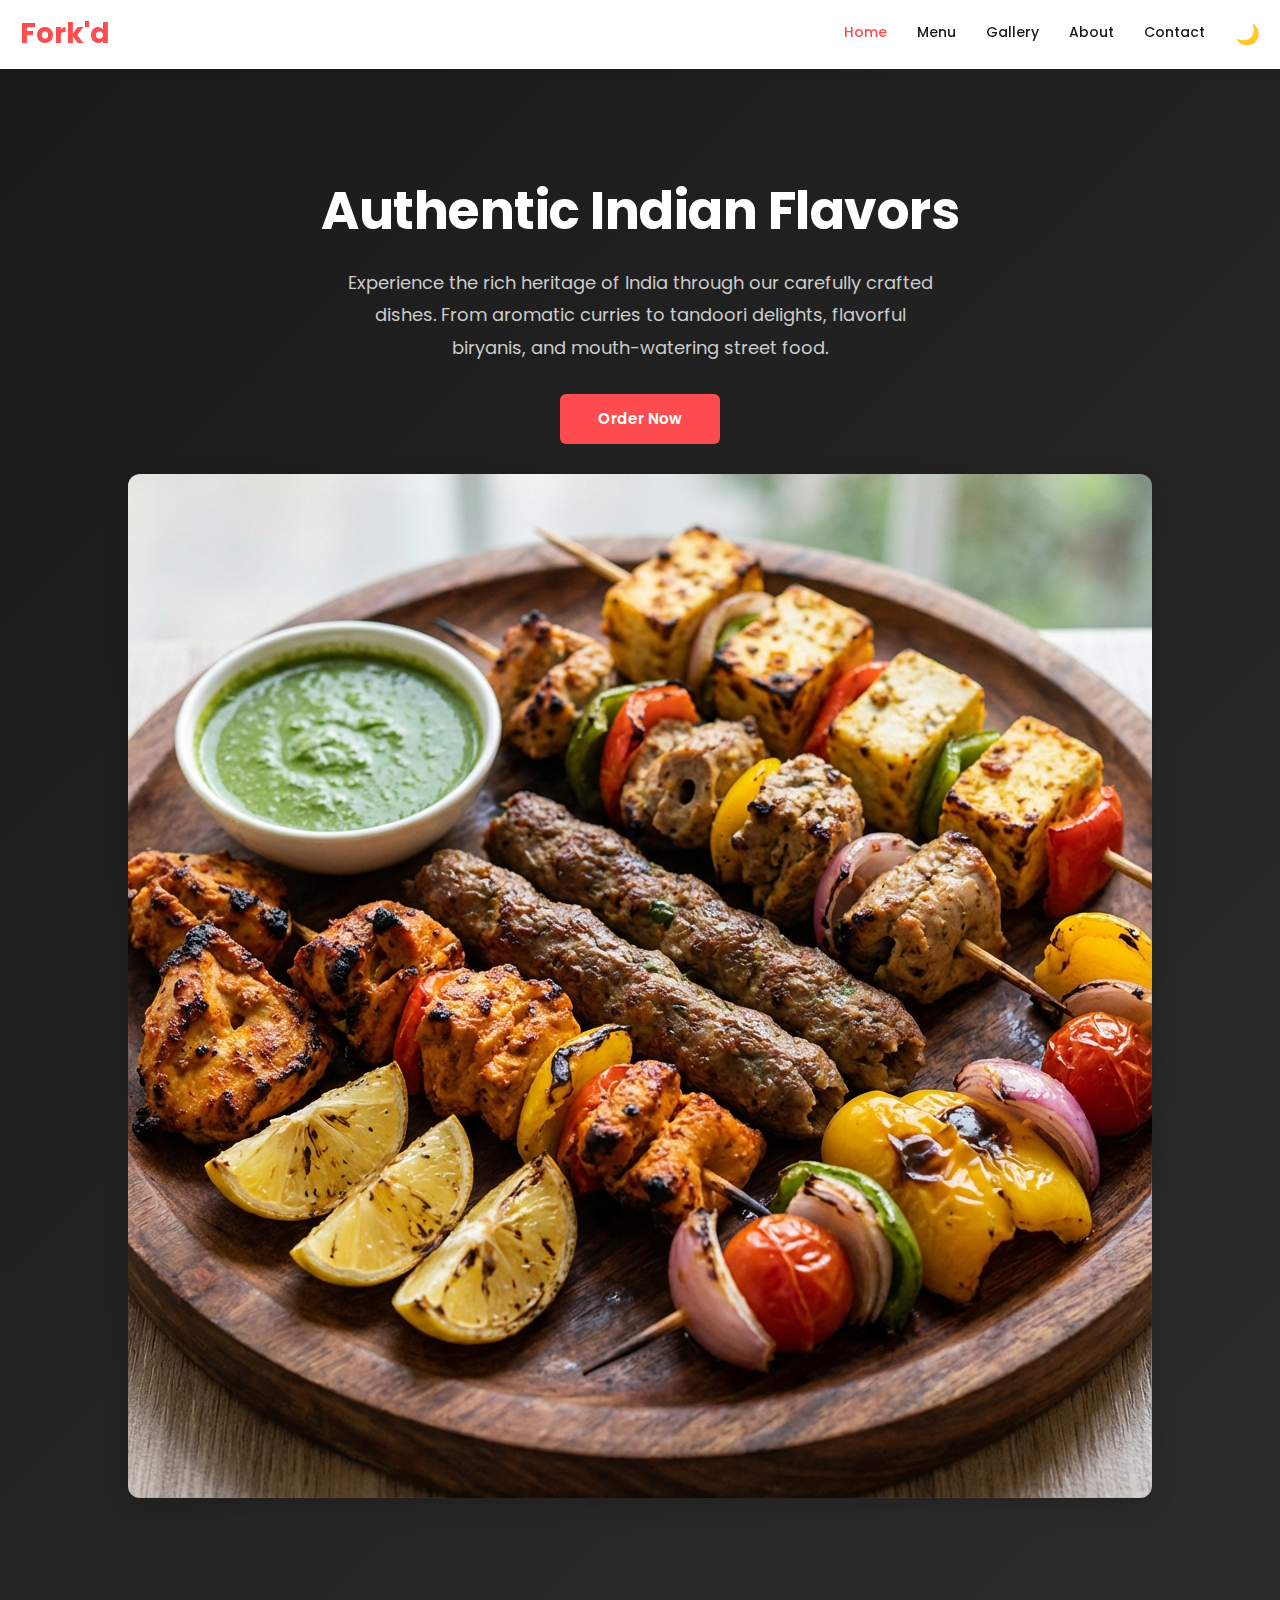
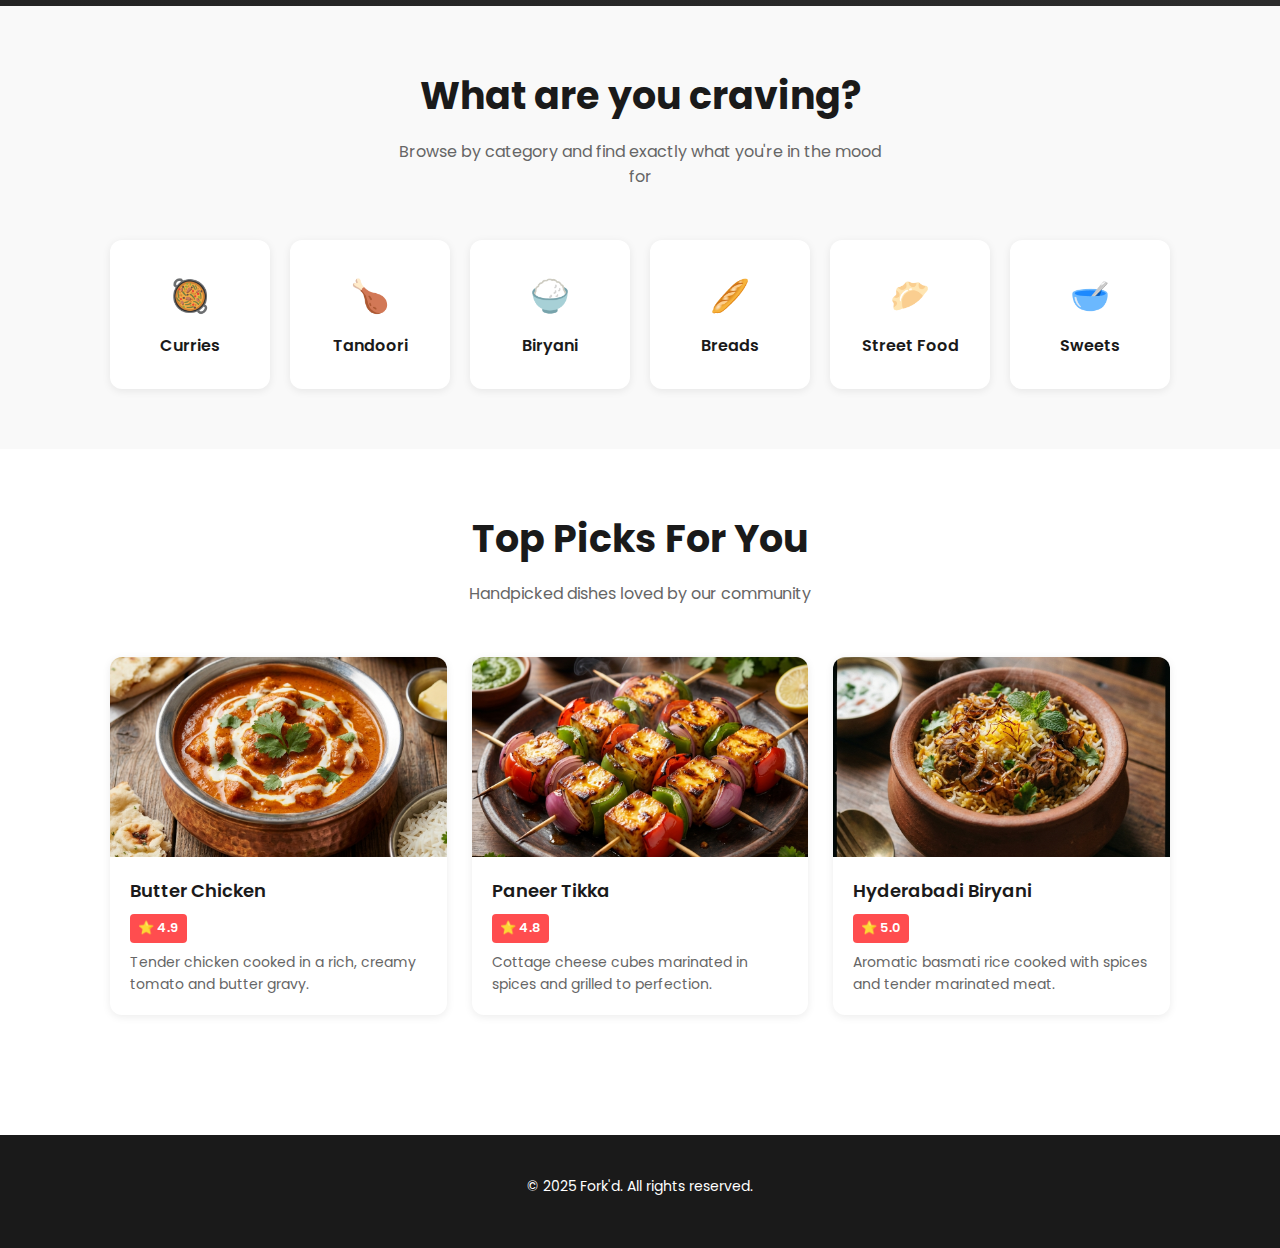
<file: index.html>
<!DOCTYPE html>
<html lang="en">

<head>
  <meta charset="UTF-8">
  <meta name="viewport" content="width=device-width, initial-scale=1.0">
  <title>Fork'd - Discover Delicious Food</title>
  <link href="https://fonts.googleapis.com/css2?family=Poppins:wght@400;500;600;700&display=swap" rel="stylesheet">
  <link rel="stylesheet" href="css/global.css">
  <link rel="stylesheet" href="css/index.css">
</head>

<body>
  <header>
    <div class="header-content">
      <div class="logo">Fork'd</div>
      <nav>
        <ul>
          <li><a href="index.html" class="active">Home</a></li>
          <li><a href="menu.html">Menu</a></li>
          <li><a href="gallery.html">Gallery</a></li>
          <li><a href="about.html">About</a></li>
          <li><a href="contact.html">Contact</a></li>
          <li><button id="theme-toggle" style="background:none; font-size: 20px;">🌙</button></li>
        </ul>
      </nav>
    </div>
  </header>

  <main>

    <section class="hero">
      <div class="container">
        <h1>Authentic Indian Flavors</h1>
        <p>Experience the rich heritage of India through our carefully crafted dishes. From aromatic curries to tandoori
          delights, flavorful biryanis, and mouth-watering street food.</p>
        <a href="menu.html" class="cta-button">Order Now</a>
        <img src="images/tandoori-platter.png" alt="Delicious Indian Feast"
          style="margin-top: 30px; border-radius: 12px; max-width: 100%; box-shadow: var(--shadow-lg);">
      </div>
    </section>

    <section class="category-section">
      <div class="container">
        <div class="section-header">
          <h2>What are you craving?</h2>
          <p>Browse by category and find exactly what you're in the mood for</p>
        </div>
        <div class="category-grid">
          <div class="category-tile">
            <div class="category-tile-icon">🥘</div>
            <h3>Curries</h3>
          </div>
          <div class="category-tile">
            <div class="category-tile-icon">🍗</div>
            <h3>Tandoori</h3>
          </div>
          <div class="category-tile">
            <div class="category-tile-icon">🍚</div>
            <h3>Biryani</h3>
          </div>
          <div class="category-tile">
            <div class="category-tile-icon">🥖</div>
            <h3>Breads</h3>
          </div>
          <div class="category-tile">
            <div class="category-tile-icon">🥟</div>
            <h3>Street Food</h3>
          </div>
          <div class="category-tile">
            <div class="category-tile-icon">🥣</div>
            <h3>Sweets</h3>
          </div>
        </div>
      </div>
    </section>

    <section class="featured-section">
      <div class="container">
        <div class="section-header">
          <h2>Top Picks For You</h2>
          <p>Handpicked dishes loved by our community</p>
        </div>
        <div class="featured-grid">
          <div class="featured-card">
            <div class="featured-card-image">
              <img src="images/butter-chicken.png" alt="Butter Chicken">
            </div>
            <div class="featured-card-content">
              <h3>Butter Chicken</h3>
              <div class="featured-card-meta">
                <div class="featured-card-rating">⭐ 4.9</div>
              </div>
              <p class="featured-card-desc">Tender chicken cooked in a rich, creamy tomato and butter gravy.</p>
            </div>
          </div>
          <div class="featured-card">
            <div class="featured-card-image">
              <img src="images/paneer-tikka.png" alt="Paneer Tikka">
            </div>
            <div class="featured-card-content">
              <h3>Paneer Tikka</h3>
              <div class="featured-card-meta">
                <div class="featured-card-rating">⭐ 4.8</div>
              </div>
              <p class="featured-card-desc">Cottage cheese cubes marinated in spices and grilled to perfection.</p>
            </div>
          </div>
          <div class="featured-card">
            <div class="featured-card-image">
              <img src="images/hyderabadi-biryani.png" alt="Hyderabadi Biryani">
            </div>
            <div class="featured-card-content">
              <h3>Hyderabadi Biryani</h3>
              <div class="featured-card-meta">
                <div class="featured-card-rating">⭐ 5.0</div>
              </div>
              <p class="featured-card-desc">Aromatic basmati rice cooked with spices and tender marinated meat.</p>
            </div>
          </div>
        </div>
      </div>
    </section>
  </main>

  <footer>
    <p>&copy; 2025 Fork'd. All rights reserved.</p>
  </footer>
  <script src="js/script.js"></script>
</body>

</html>
</file>
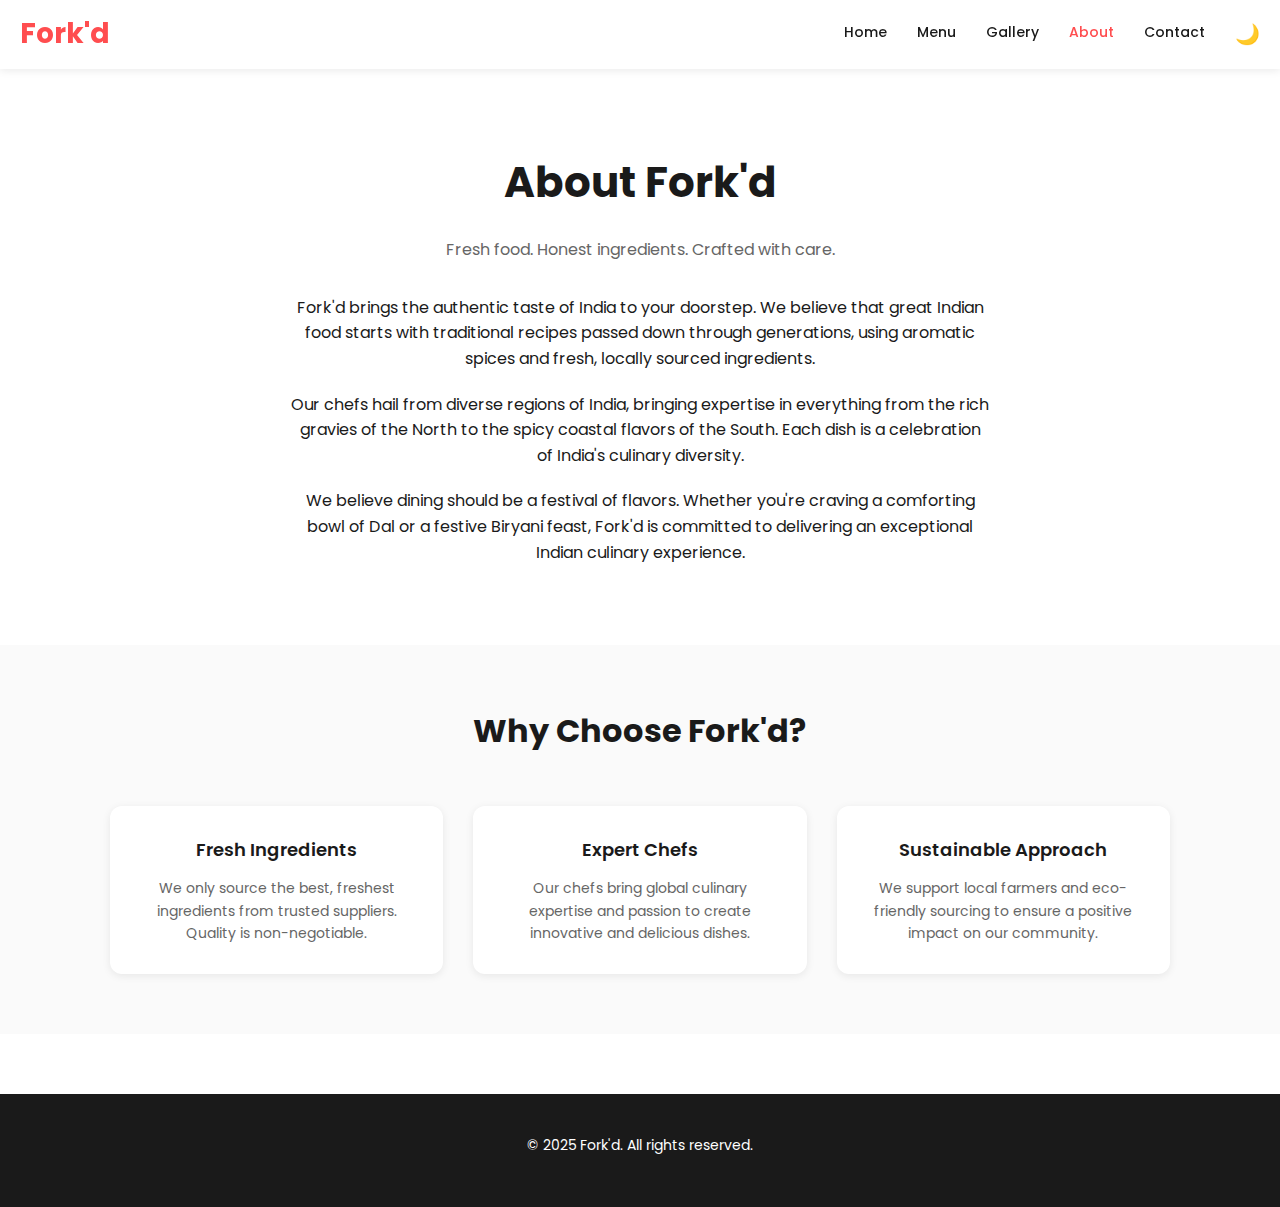
<file: about.html>
<!DOCTYPE html>
<html lang="en">

<head>
  <meta charset="UTF-8">
  <meta name="viewport" content="width=device-width, initial-scale=1.0">
  <title>About - Fork'd</title>
  <link href="https://fonts.googleapis.com/css2?family=Poppins:wght@400;500;600;700&display=swap" rel="stylesheet">
  <link rel="stylesheet" href="css/global.css">
  <link rel="stylesheet" href="css/about.css">
</head>

<body>
  <header>
    <div class="header-content">
      <div class="logo">Fork'd</div>
      <nav>
        <ul>
          <li><a href="index.html">Home</a></li>
          <li><a href="menu.html">Menu</a></li>
          <li><a href="gallery.html">Gallery</a></li>
          <li><a href="about.html" class="active">About</a></li>
          <li><a href="contact.html">Contact</a></li>
          <li><button id="theme-toggle" style="background:none; font-size: 20px;">🌙</button></li>
        </ul>
      </nav>
    </div>
  </header>

  <main>
    <section class="content-section">
      <h1>About Fork'd</h1>
      <p style="margin-bottom: 30px;">Fresh food. Honest ingredients. Crafted with care.</p>

      <div style="max-width: 700px; margin: 0 auto; text-align: center;">
        <p>Fork'd brings the authentic taste of India to your doorstep. We believe that great Indian food starts with
          traditional recipes passed down through generations, using aromatic spices and fresh, locally sourced
          ingredients.</p>
        <p style="margin-top: 20px;">Our chefs hail from diverse regions of India, bringing expertise in everything from
          the rich gravies of the North to the spicy coastal flavors of the South. Each dish is a celebration of India's
          culinary diversity.</p>
        <p style="margin-top: 20px;">We believe dining should be a festival of flavors. Whether you're craving a
          comforting bowl of Dal or a festive Biryani feast, Fork'd is committed to delivering an exceptional Indian
          culinary experience.</p>
      </div>
    </section>

    <section style="padding: 60px 20px; background-color: #fafafa;">
      <div class="container">
        <h2 style="text-align: center; font-size: 32px; margin-bottom: 40px; color: var(--dark);">Why Choose Fork'd?
        </h2>
        <div class="value-cards">
          <div class="value-card">
            <h3>Fresh Ingredients</h3>
            <p>We only source the best, freshest ingredients from trusted suppliers. Quality is non-negotiable.</p>
          </div>
          <div class="value-card">
            <h3>Expert Chefs</h3>
            <p>Our chefs bring global culinary expertise and passion to create innovative and delicious dishes.</p>
          </div>
          <div class="value-card">
            <h3>Sustainable Approach</h3>
            <p>We support local farmers and eco-friendly sourcing to ensure a positive impact on our community.</p>
          </div>
        </div>
      </div>
    </section>
  </main>

  <footer>
    <p>&copy; 2025 Fork'd. All rights reserved.</p>
  </footer>
  <script src="js/script.js"></script>
</body>

</html>
</file>
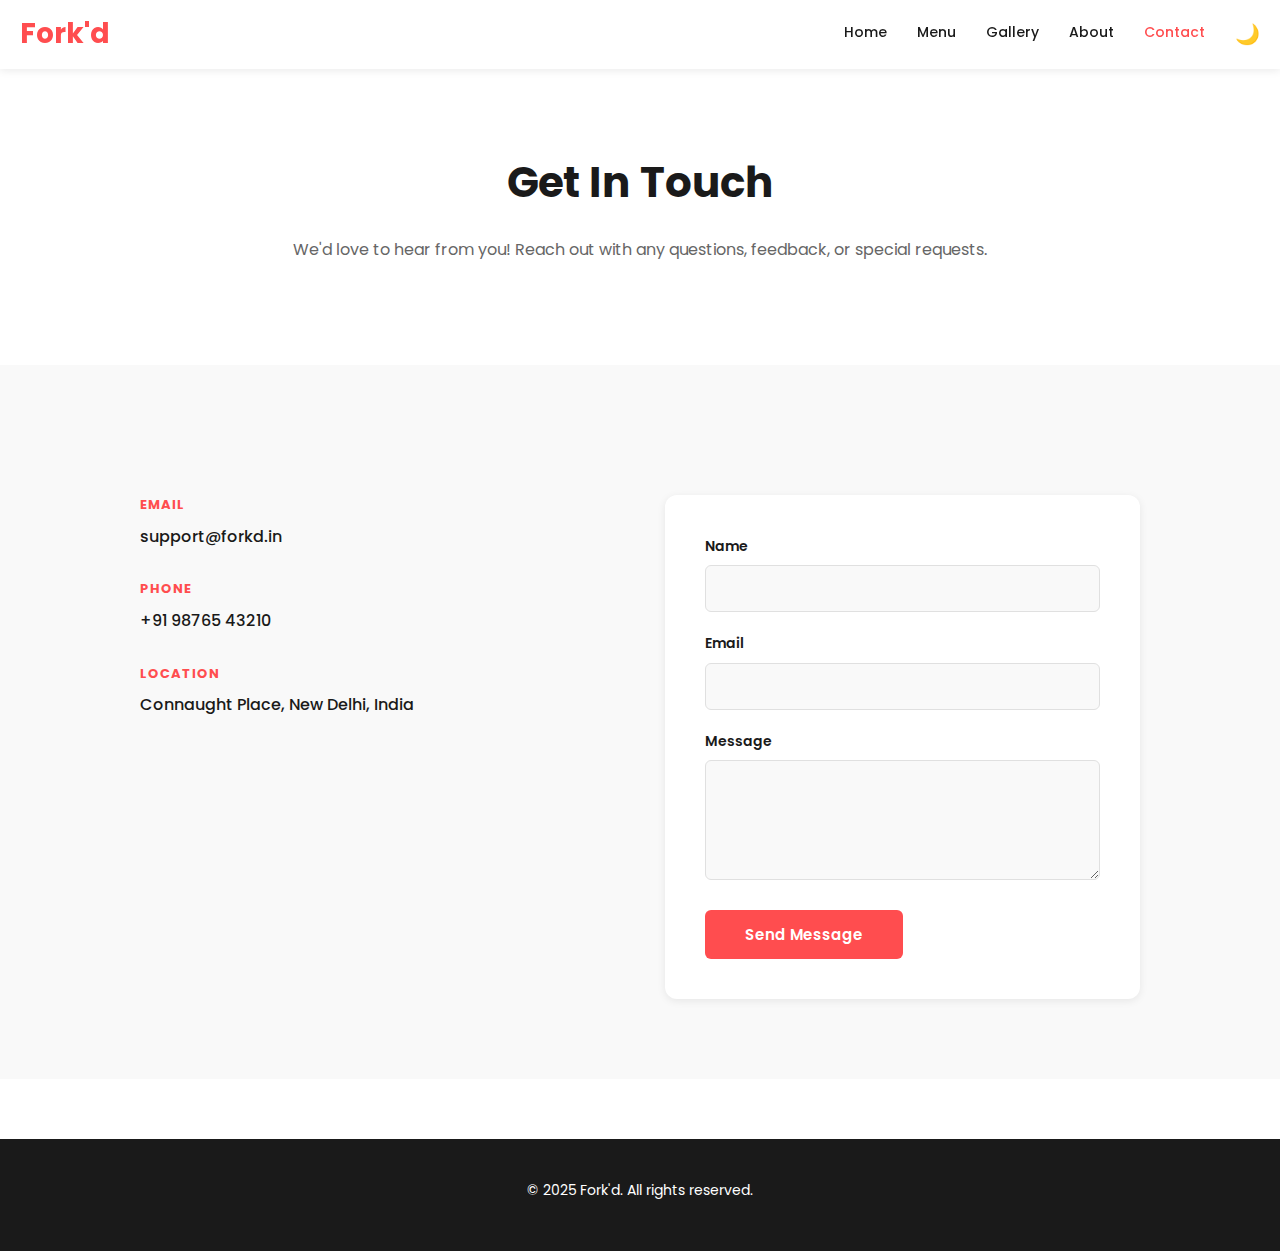
<file: contact.html>
<!DOCTYPE html>
<html lang="en">

<head>
  <meta charset="UTF-8">
  <meta name="viewport" content="width=device-width, initial-scale=1.0">
  <title>Contact - Fork'd</title>
  <link href="https://fonts.googleapis.com/css2?family=Poppins:wght@400;500;600;700&display=swap" rel="stylesheet">
  <link rel="stylesheet" href="css/global.css">
  <link rel="stylesheet" href="css/contact.css">
</head>

<body>
  <header>
    <div class="header-content">
      <div class="logo">Fork'd</div>
      <nav>
        <ul>
          <li><a href="index.html">Home</a></li>
          <li><a href="menu.html">Menu</a></li>
          <li><a href="gallery.html">Gallery</a></li>
          <li><a href="about.html">About</a></li>
          <li><a href="contact.html" class="active">Contact</a></li>
          <li><button id="theme-toggle" style="background:none; font-size: 20px;">🌙</button></li>
        </ul>
      </nav>
    </div>
  </header>

  <main>
    <section class="content-section">
      <h1>Get In Touch</h1>
      <p>We'd love to hear from you! Reach out with any questions, feedback, or special requests.</p>
    </section>

    <section class="contact-section">
      <div class="container">
        <div class="contact-container">
          <div class="contact-info">
            <div class="contact-item">
              <div class="contact-item-label">Email</div>
              <div class="contact-item-value">support@forkd.in</div>
            </div>
            <div class="contact-item">
              <div class="contact-item-label">Phone</div>
              <div class="contact-item-value">+91 98765 43210</div>
            </div>
            <div class="contact-item">
              <div class="contact-item-label">Location</div>
              <div class="contact-item-value">Connaught Place, New Delhi, India</div>
            </div>
          </div>

          <form class="contact-form">
            <div class="form-group">
              <label for="name">Name</label>
              <input type="text" id="name" name="name" required>
            </div>
            <div class="form-group">
              <label for="email">Email</label>
              <input type="email" id="email" name="email" required>
            </div>
            <div class="form-group">
              <label for="message">Message</label>
              <textarea id="message" name="message" required></textarea>
            </div>
            <button type="submit" class="submit-btn">Send Message</button>
          </form>
        </div>
      </div>
    </section>
  </main>

  <footer>
    <p>&copy; 2025 Fork'd. All rights reserved.</p>
  </footer>
  <script src="js/script.js"></script>
</body>

</html>
</file>
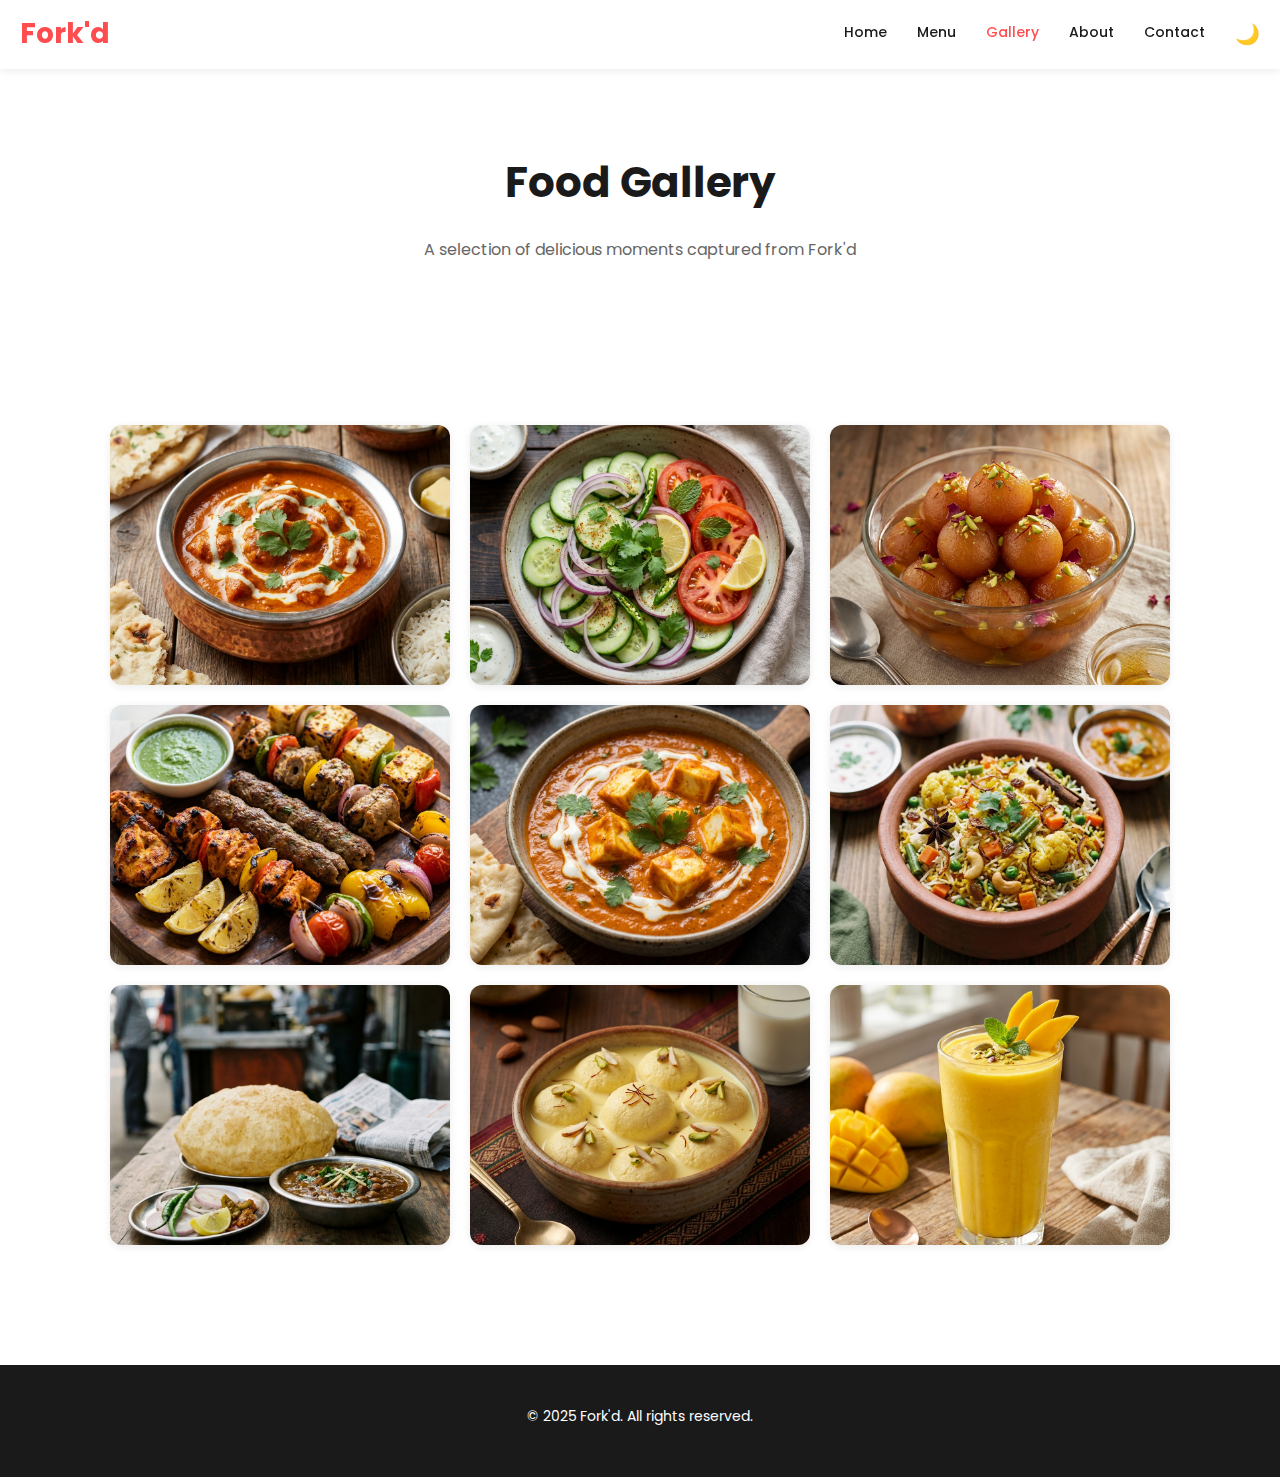
<file: gallery.html>
<!DOCTYPE html>
<html lang="en">

<head>
  <meta charset="UTF-8">
  <meta name="viewport" content="width=device-width, initial-scale=1.0">
  <title>Gallery - Fork'd</title>
  <link href="https://fonts.googleapis.com/css2?family=Poppins:wght@400;500;600;700&display=swap" rel="stylesheet">
  <link rel="stylesheet" href="css/global.css">
  <link rel="stylesheet" href="css/gallery.css">
</head>

<body>
  <header>
    <div class="header-content">
      <div class="logo">Fork'd</div>
      <nav>
        <ul>
          <li><a href="index.html">Home</a></li>
          <li><a href="menu.html">Menu</a></li>
          <li><a href="gallery.html" class="active">Gallery</a></li>
          <li><a href="about.html">About</a></li>
          <li><a href="contact.html">Contact</a></li>
          <li><button id="theme-toggle" style="background:none; font-size: 20px;">🌙</button></li>
        </ul>
      </nav>
    </div>
  </header>

  <main>
    <section class="content-section">
      <h1>Food Gallery</h1>
      <p>A selection of delicious moments captured from Fork'd</p>
    </section>

    <section class="gallery-section">
      <div class="container">
        <div class="gallery-grid">
          <div class="gallery-item">
            <img src="images/butter-chicken.png" alt="Butter Chicken Pot">
          </div>
          <div class="gallery-item">
            <img src="images/fresh-salad.png" alt="Fresh Green Salad">
          </div>
          <div class="gallery-item">
            <img src="images/gulab-jamun.png" alt="Gulab Jamun Dessert">
          </div>
          <div class="gallery-item">
            <img src="images/tandoori-platter.png" alt="Tandoori Platter">
          </div>
          <div class="gallery-item">
            <img src="images/paneer-butter-masala.png" alt="Paneer Butter Masala">
          </div>
          <div class="gallery-item">
            <img src="images/vegetable-biryani.png" alt="Vegetable Biryani">
          </div>
          <div class="gallery-item">
            <img src="images/chole-bhature.png" alt="Chole Bhature">
          </div>
          <div class="gallery-item">
            <img src="images/rasmalai.png" alt="Rasmalai">
          </div>
          <div class="gallery-item">
            <img src="images/mango-lassi.png" alt="Mango Lassi">
          </div>
        </div>
      </div>
    </section>
  </main>

  <footer>
    <p>&copy; 2025 Fork'd. All rights reserved.</p>
  </footer>
  <script src="js/script.js"></script>
</body>

</html>
</file>
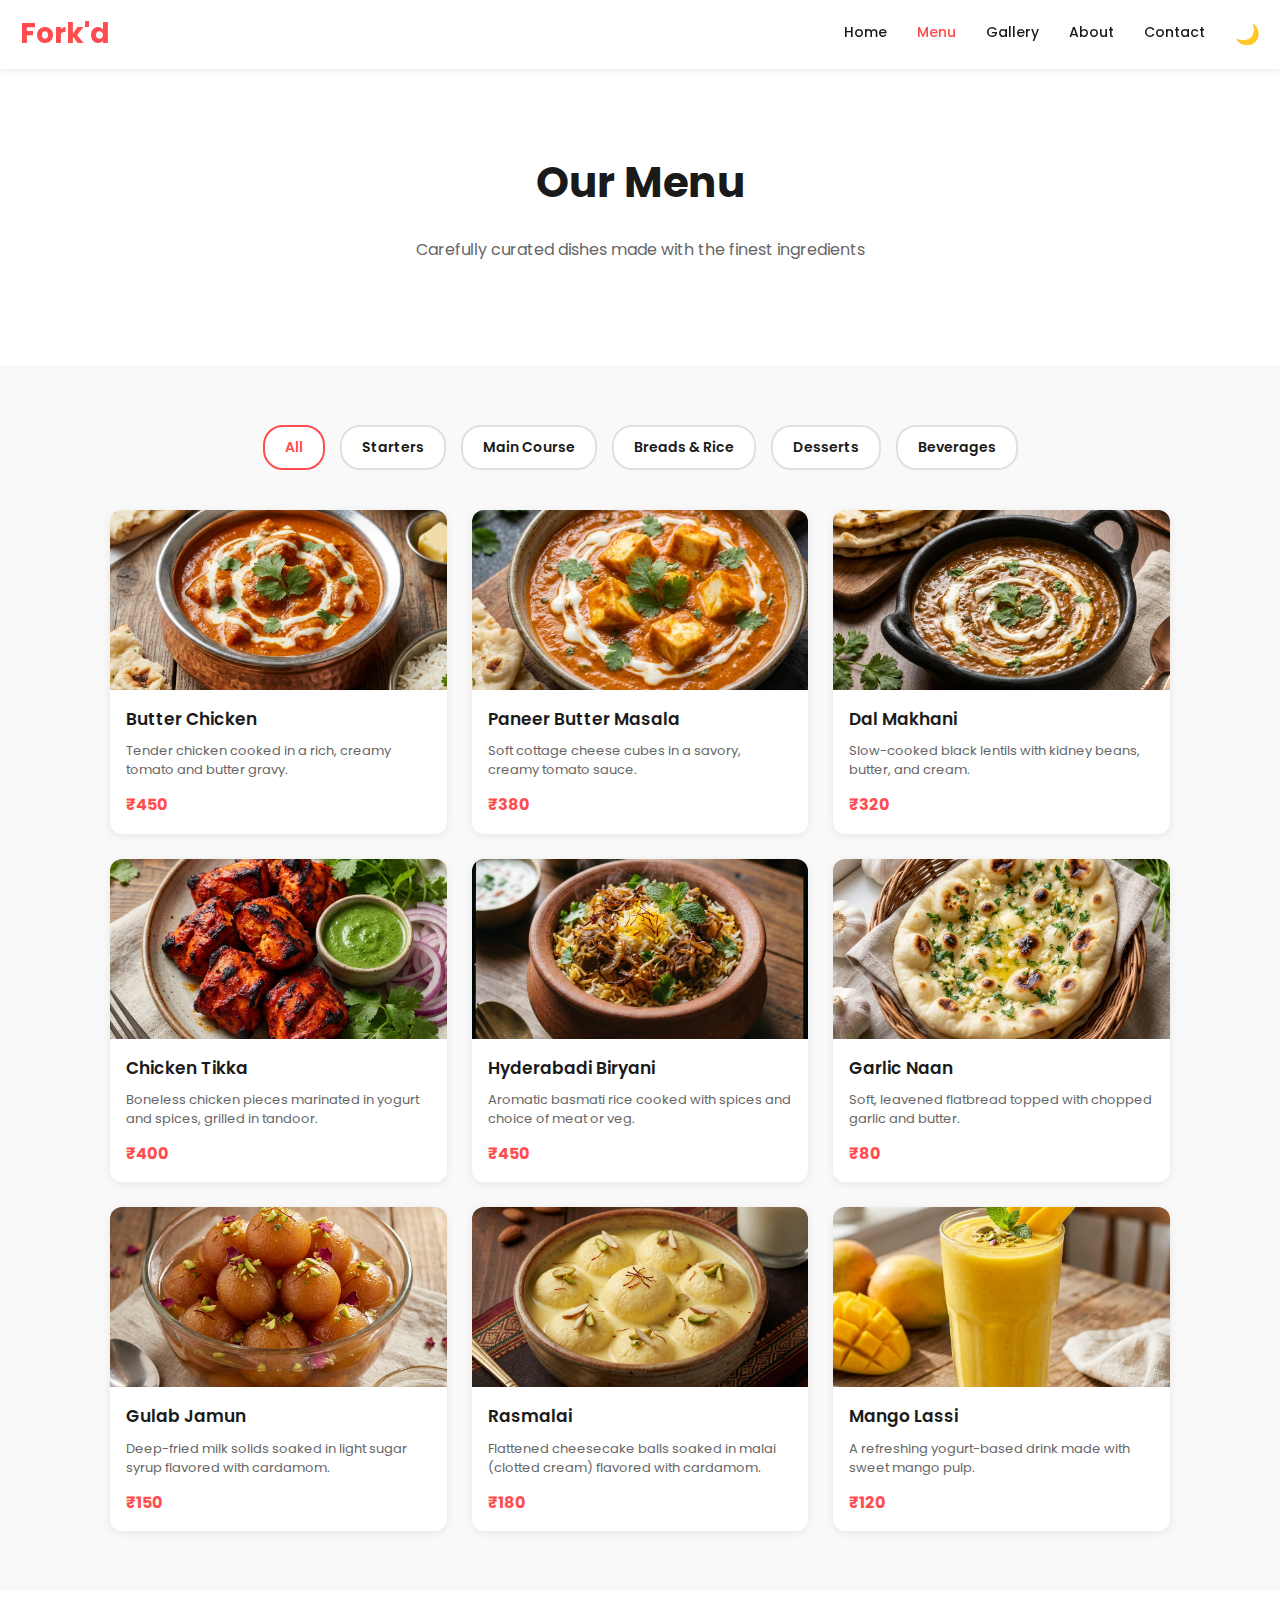
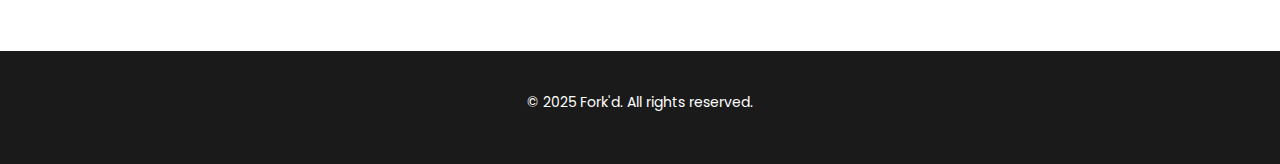
<file: menu.html>
<!DOCTYPE html>
<html lang="en">

<head>
  <meta charset="UTF-8">
  <meta name="viewport" content="width=device-width, initial-scale=1.0">
  <title>Menu - Fork'd</title>
  <link href="https://fonts.googleapis.com/css2?family=Poppins:wght@400;500;600;700&display=swap" rel="stylesheet">
  <link rel="stylesheet" href="css/global.css">
  <link rel="stylesheet" href="css/menu.css">
</head>

<body>
  <header>
    <div class="header-content">
      <div class="logo">Fork'd</div>
      <nav>
        <ul>
          <li><a href="index.html">Home</a></li>
          <li><a href="menu.html" class="active">Menu</a></li>
          <li><a href="gallery.html">Gallery</a></li>
          <li><a href="about.html">About</a></li>
          <li><a href="contact.html">Contact</a></li>
          <li><button id="theme-toggle" style="background:none; font-size: 20px;">🌙</button></li>
        </ul>
      </nav>
    </div>
  </header>

  <main>
    <section class="content-section">
      <h1>Our Menu</h1>
      <p>Carefully curated dishes made with the finest ingredients</p>
    </section>

    <section class="menu-section">
      <div class="container">
        <div class="menu-categories">
          <button class="menu-category-btn active" data-category="all">All</button>
          <button class="menu-category-btn" data-category="starters">Starters</button>
          <button class="menu-category-btn" data-category="main-course">Main Course</button>
          <button class="menu-category-btn" data-category="breads-rice">Breads & Rice</button>
          <button class="menu-category-btn" data-category="desserts">Desserts</button>
          <button class="menu-category-btn" data-category="beverages">Beverages</button>
        </div>

        <div class="menu-grid">
          <div class="menu-item" data-category="main-course">
            <div class="menu-item-image">
              <img src="images/butter-chicken.png" alt="Butter Chicken">
            </div>
            <div class="menu-item-content">
              <h3>Butter Chicken</h3>
              <p>Tender chicken cooked in a rich, creamy tomato and butter gravy.</p>
              <div class="menu-item-footer">
                <span class="price">₹450</span>
              </div>
            </div>
          </div>

          <div class="menu-item" data-category="main-course">
            <div class="menu-item-image">
              <img src="images/paneer-butter-masala.png" alt="Paneer Butter Masala">
            </div>
            <div class="menu-item-content">
              <h3>Paneer Butter Masala</h3>
              <p>Soft cottage cheese cubes in a savory, creamy tomato sauce.</p>
              <div class="menu-item-footer">
                <span class="price">₹380</span>
              </div>
            </div>
          </div>

          <div class="menu-item" data-category="main-course">
            <div class="menu-item-image">
              <img src="images/dal-makhani.png" alt="Dal Makhani">
            </div>
            <div class="menu-item-content">
              <h3>Dal Makhani</h3>
              <p>Slow-cooked black lentils with kidney beans, butter, and cream.</p>
              <div class="menu-item-footer">
                <span class="price">₹320</span>
              </div>
            </div>
          </div>

          <div class="menu-item" data-category="starters">
            <div class="menu-item-image">
              <img src="images/chicken-tikka.png" alt="Chicken Tikka">
            </div>
            <div class="menu-item-content">
              <h3>Chicken Tikka</h3>
              <p>Boneless chicken pieces marinated in yogurt and spices, grilled in tandoor.</p>
              <div class="menu-item-footer">
                <span class="price">₹400</span>
              </div>
            </div>
          </div>

          <div class="menu-item" data-category="breads-rice">
            <div class="menu-item-image">
              <img src="images/hyderabadi-biryani.png" alt="Hyderabadi Biryani">
            </div>
            <div class="menu-item-content">
              <h3>Hyderabadi Biryani</h3>
              <p>Aromatic basmati rice cooked with spices and choice of meat or veg.</p>
              <div class="menu-item-footer">
                <span class="price">₹450</span>
              </div>
            </div>
          </div>

          <div class="menu-item" data-category="breads-rice">
            <div class="menu-item-image">
              <img src="images/garlic-naan.png" alt="Garlic Naan">
            </div>
            <div class="menu-item-content">
              <h3>Garlic Naan</h3>
              <p>Soft, leavened flatbread topped with chopped garlic and butter.</p>
              <div class="menu-item-footer">
                <span class="price">₹80</span>
              </div>
            </div>
          </div>

          <div class="menu-item" data-category="desserts">
            <div class="menu-item-image">
              <img src="images/gulab-jamun.png" alt="Gulab Jamun">
            </div>
            <div class="menu-item-content">
              <h3>Gulab Jamun</h3>
              <p>Deep-fried milk solids soaked in light sugar syrup flavored with cardamom.</p>
              <div class="menu-item-footer">
                <span class="price">₹150</span>
              </div>
            </div>
          </div>

          <div class="menu-item" data-category="desserts">
            <div class="menu-item-image">
              <img src="images/rasmalai.png" alt="Rasmalai">
            </div>
            <div class="menu-item-content">
              <h3>Rasmalai</h3>
              <p>Flattened cheesecake balls soaked in malai (clotted cream) flavored with cardamom.</p>
              <div class="menu-item-footer">
                <span class="price">₹180</span>
              </div>
            </div>
          </div>

          <div class="menu-item" data-category="beverages">
            <div class="menu-item-image">
              <img src="images/mango-lassi.png" alt="Mango Lassi">
            </div>
            <div class="menu-item-content">
              <h3>Mango Lassi</h3>
              <p>A refreshing yogurt-based drink made with sweet mango pulp.</p>
              <div class="menu-item-footer">
                <span class="price">₹120</span>
              </div>
            </div>
          </div>
        </div>
      </div>
    </section>
  </main>

  <footer>
    <p>&copy; 2025 Fork'd. All rights reserved.</p>
  </footer>
  <script src="js/script.js"></script>
</body>

</html>
</file>
<file: css/global.css>
:root {
    --bg-body: #ffffff;
    --bg-header: #ffffff;
    --bg-hero: #1a1a1a;
    --bg-card: #ffffff;

    --bg-secondary: #f9f9f9;
    --text-main: #1a1a1a;
    --text-muted: #666666;
    --primary-color: #ff4d4f;
    --border-color: #e0e0e0;
    --shadow-sm: 0 2px 8px rgba(0, 0, 0, 0.08);
    --shadow-md: 0 4px 12px rgba(0, 0, 0, 0.12);
    --shadow-lg: 0 8px 24px rgba(0, 0, 0, 0.15);
}

body.dark-mode {
    --bg-body: #121212;
    --bg-header: #1e1e1e;
    --bg-hero: #000000;
    --bg-card: #1e1e1e;
    --bg-secondary: #2d2d2d;
    --text-main: #f5f5f5;
    --text-muted: #b0b0b0;
    --primary-color: #ff4d4f;
    --border-color: #333333;
    --shadow-sm: 0 2px 8px rgba(0, 0, 0, 0.3);
    --shadow-md: 0 4px 12px rgba(0, 0, 0, 0.4);
    --shadow-lg: 0 8px 24px rgba(0, 0, 0, 0.5);
}

* {
    margin: 0;
    padding: 0;
    box-sizing: border-box;
}

html {
    scroll-behavior: smooth;
}

body {
    font-family: 'Poppins', sans-serif;
    color: var(--text-main);
    line-height: 1.6;
    background-color: var(--bg-body);
}



a {
    text-decoration: none;
    color: inherit;
}

button {
    font-family: 'Poppins', sans-serif;
    cursor: pointer;
    border: none;
}

.container {
    max-width: 1100px;
    margin: 0 auto;
    padding: 0 20px;
}

header {
    background-color: var(--bg-header);
    box-shadow: var(--shadow-sm);
    position: sticky;
    top: 0;
    z-index: 100;
}

.header-content {
    display: flex;
    justify-content: space-between;
    align-items: center;
    padding: 12px 20px;
}

.logo {
    font-size: 28px;
    font-weight: 700;
    color: var(--primary-color);
}

nav ul {
    display: flex;
    list-style: none;
    gap: 30px;
}



nav a {
    font-size: 14px;
    font-weight: 500;
    color: var(--text-main);
    transition: color 0.3s ease;
}

nav a:hover,
nav a.active {
    color: var(--primary-color);
}

main {
    min-height: calc(100vh - 300px);
}

.section-header {
    text-align: center;
    margin-bottom: 50px;
}

.section-header h2 {
    font-size: 38px;
    margin-bottom: 12px;
    color: var(--text-main);
    font-weight: 700;
}

.section-header p {
    font-size: 16px;
    color: var(--text-muted);
    max-width: 500px;
    margin: 0 auto;
}

.content-section {
    padding: 80px 20px;
    text-align: center;
}

.content-section h1 {
    font-size: 42px;
    margin-bottom: 20px;
    color: var(--text-main);
    font-weight: 700;
}

.content-section>p {
    font-size: 16px;
    color: var(--text-muted);
    max-width: 700px;
    margin: 0 auto 20px;
    line-height: 1.8;
}

footer {
    background-color: var(--text-main);
    color: #fff;
    padding: 40px 20px;
    text-align: center;
    margin-top: 60px;
}

footer p {
    font-size: 14px;
    margin-bottom: 10px;
}

@media (max-width: 600px) {
    .header-content {
        flex-direction: column;
        gap: 15px;
        padding: 15px 20px;
    }

    nav ul {
        flex-direction: column;
        gap: 12px;
        text-align: center;
    }

    .section-header h2 {
        font-size: 28px;
    }

    .content-section h1 {
        font-size: 32px;
    }
}
</file>
<file: css/index.css>
.hero {
    background: linear-gradient(135deg, var(--bg-hero) 0%, #2c2c2c 100%);
    color: #fff;
    padding: 100px 20px;
    text-align: center;
}

.hero h1 {
    font-size: 52px;
    margin-bottom: 15px;
    font-weight: 700;
    letter-spacing: -0.5px;
}

.hero p {
    font-size: 18px;
    margin-bottom: 30px;
    max-width: 600px;
    margin-left: auto;
    margin-right: auto;
    color: #ccc;
    line-height: 1.8;
}

.cta-button {
    background-color: var(--primary-color);
    color: #fff;
    padding: 13px 38px;
    font-size: 15px;
    font-weight: 600;
    border-radius: 6px;
    transition: all 0.3s ease;
    display: inline-block;
}

.cta-button:hover {
    background-color: #e63c45;
    transform: translateY(-2px);
    box-shadow: 0 4px 12px rgba(255, 77, 79, 0.3);
}


.category-section {
    padding: 60px 20px;
    background-color: var(--bg-secondary);
}

.category-grid {
    display: grid;
    grid-template-columns: repeat(auto-fit, minmax(150px, 1fr));
    gap: 20px;
    margin-top: 40px;
}

.category-tile {
    background-color: var(--bg-body);
    padding: 30px;
    border-radius: 12px;
    text-align: center;
    box-shadow: var(--shadow-sm);
    transition: all 0.3s ease;
    cursor: pointer;
}

.category-tile:hover {
    transform: translateY(-8px);
    box-shadow: 0 4px 12px rgba(0, 0, 0, 0.12);
    border-top: 4px solid var(--primary-color);
}

.category-tile-icon {
    font-size: 32px;
    margin-bottom: 12px;
}

.category-tile h3 {
    font-size: 16px;
    font-weight: 600;
    color: var(--text-main);
}


.featured-section {
    padding: 60px 20px;
}

.featured-grid {
    display: grid;
    grid-template-columns: repeat(auto-fit, minmax(300px, 1fr));
    gap: 25px;
    margin-top: 40px;
}

.featured-card {
    background-color: var(--bg-body);
    border-radius: 12px;
    overflow: hidden;
    box-shadow: var(--shadow-sm);
    transition: all 0.3s ease;
}

.featured-card:hover {
    box-shadow: 0 8px 24px rgba(0, 0, 0, 0.15);
    transform: translateY(-6px);
}

.featured-card-image {
    width: 100%;
    height: 200px;
    background-color: var(--bg-secondary);
    display: flex;
    align-items: center;
    justify-content: center;
    overflow: hidden;
}

.featured-card-image img {
    width: 100%;
    height: 100%;
    object-fit: cover;
}

.featured-card-content {
    padding: 20px;
}

.featured-card h3 {
    font-size: 18px;
    font-weight: 600;
    margin-bottom: 8px;
    color: var(--text-main);
}

.featured-card-meta {
    display: flex;
    justify-content: space-between;
    align-items: center;
    margin-bottom: 8px;
}

.featured-card-rating {
    background-color: var(--primary-color);
    color: #fff;
    padding: 4px 8px;
    border-radius: 4px;
    font-size: 13px;
    font-weight: 600;
}

.featured-card-desc {
    font-size: 14px;
    color: var(--text-muted);
    line-height: 1.6;
}

@media (max-width: 600px) {
    .hero {
        padding: 70px 20px;
    }

    .hero h1 {
        font-size: 36px;
    }

    .hero p {
        font-size: 15px;
    }

    .featured-grid,
    .category-grid {
        grid-template-columns: 1fr;
    }
}
</file>
<file: css/about.css>
.value-cards {
    display: grid;
    grid-template-columns: repeat(auto-fit, minmax(250px, 1fr));
    gap: 30px;
    margin-top: 50px;
}

.value-card {
    background-color: var(--bg-card);
    padding: 30px;
    border-radius: 12px;
    box-shadow: var(--shadow-sm);
    transition: all 0.3s ease;
    text-align: center;
}

.value-card:hover {
    transform: translateY(-6px);
    box-shadow: var(--shadow-md);
}

.value-card h3 {
    font-size: 18px;
    font-weight: 600;
    margin-bottom: 12px;
    color: var(--text-main);
}

.value-card p {
    font-size: 14px;
    color: var(--text-muted);
    line-height: 1.6;
}
</file>
<file: css/contact.css>
.contact-section {
    padding: 80px 20px;
    background-color: var(--bg-secondary);
}

.contact-container {
    max-width: 1000px;
    margin: 0 auto;
    display: grid;
    grid-template-columns: repeat(auto-fit, minmax(300px, 1fr));
    gap: 50px;
    align-items: start;
    margin-top: 50px;
}

.contact-info {
    display: flex;
    flex-direction: column;
    gap: 30px;
}

.contact-item {
    display: flex;
    flex-direction: column;
    gap: 8px;
}

.contact-item-label {
    font-size: 13px;
    font-weight: 700;
    color: var(--primary-color);
    text-transform: uppercase;
    letter-spacing: 1px;
}

.contact-item-value {
    font-size: 16px;
    color: var(--text-main);
    font-weight: 500;
}

.contact-form {
    display: flex;
    flex-direction: column;
    gap: 20px;
    background-color: var(--bg-card);
    padding: 40px;
    border-radius: 12px;
    box-shadow: var(--shadow-sm);
}

.form-group {
    display: flex;
    flex-direction: column;
    gap: 8px;
}

.form-group label {
    font-size: 14px;
    font-weight: 600;
    color: var(--text-main);
}

.form-group input,
.form-group textarea {
    padding: 12px;
    border: 1px solid var(--border-color);
    border-radius: 6px;
    font-family: 'Poppins', sans-serif;
    font-size: 14px;
    transition: all 0.3s ease;
    background-color: var(--bg-secondary);
    color: var(--text-main);
}

.form-group input:focus,
.form-group textarea:focus {
    outline: none;
    border-color: var(--primary-color);
    box-shadow: 0 0 0 3px rgba(255, 77, 79, 0.1);
}

.form-group textarea {
    resize: vertical;
    min-height: 120px;
}

.submit-btn {
    background-color: var(--primary-color);
    color: #fff;
    padding: 13px 40px;
    font-size: 15px;
    font-weight: 600;
    border-radius: 6px;
    transition: all 0.3s ease;
    align-self: flex-start;
    margin-top: 10px;
}

.submit-btn:hover {
    background-color: #e63c45;
    transform: translateY(-2px);
    box-shadow: 0 4px 12px rgba(255, 77, 79, 0.3);
}

@media (max-width: 600px) {
    .contact-container {
        grid-template-columns: 1fr;
        gap: 30px;
    }

    .contact-form {
        padding: 25px;
    }
}
</file>
<file: css/gallery.css>
.gallery-section {
    padding: 60px 20px;
}

.gallery-grid {
    display: grid;
    grid-template-columns: repeat(auto-fit, minmax(260px, 1fr));
    gap: 20px;
}

.gallery-item {
    border-radius: 12px;
    overflow: hidden;
    box-shadow: var(--shadow-sm);
    height: 260px;
    transition: all 0.3s ease;
}

.gallery-item:hover {
    box-shadow: var(--shadow-md);
}

.gallery-item img {
    width: 100%;
    height: 100%;
    object-fit: cover;
    transition: transform 0.3s ease;
}

.gallery-item:hover img {
    transform: scale(1.08);
}

@media (max-width: 600px) {
    .gallery-grid {
        grid-template-columns: 1fr;
    }
}
</file>
<file: css/menu.css>
.menu-section {
    padding: 60px 20px;
    background-color: var(--bg-secondary);
}

.menu-categories {
    display: flex;
    justify-content: center;
    gap: 15px;
    flex-wrap: wrap;
    margin-bottom: 40px;
}

.menu-category-btn {
    padding: 10px 20px;
    border: 2px solid var(--border-color);
    background-color: var(--bg-card);
    color: var(--text-main);
    border-radius: 20px;
    font-weight: 600;
    font-size: 14px;
    transition: all 0.3s ease;
    cursor: pointer;
}

.menu-category-btn:hover,
.menu-category-btn.active {
    border-color: var(--primary-color);
    color: var(--primary-color);
    background-color: var(--bg-card);
}

.menu-grid {
    display: grid;
    grid-template-columns: repeat(auto-fit, minmax(280px, 1fr));
    gap: 25px;
}

.menu-item {
    background-color: var(--bg-card);
    border-radius: 12px;
    overflow: hidden;
    box-shadow: var(--shadow-sm);
    transition: all 0.3s ease;
}

.menu-item:hover {
    transform: translateY(-6px);
    box-shadow: 0 4px 12px rgba(0, 0, 0, 0.12);
}

.menu-item-image {
    width: 100%;
    height: 180px;
    background-color: var(--bg-secondary);
    overflow: hidden;
    display: flex;
    align-items: center;
    justify-content: center;
}

.menu-item-image img {
    width: 100%;
    height: 100%;
    object-fit: cover;
    transition: transform 0.3s ease;
}

.menu-item:hover .menu-item-image img {
    transform: scale(1.05);
}

.menu-item-content {
    padding: 16px;
}

.menu-item h3 {
    font-size: 17px;
    margin-bottom: 8px;
    color: var(--text-main);
    font-weight: 600;
}

.menu-item p {
    font-size: 13px;
    color: var(--text-muted);
    margin-bottom: 12px;
    line-height: 1.5;
}

.menu-item-footer {
    display: flex;
    justify-content: space-between;
    align-items: center;
}

.menu-item .price {
    font-size: 16px;
    font-weight: 700;
    color: var(--primary-color);
}

@media (max-width: 600px) {
    .menu-grid {
        grid-template-columns: 1fr;
    }

    .menu-categories {
        gap: 10px;
    }

    .menu-category-btn {
        font-size: 13px;
        padding: 8px 16px;
    }
}
</file>
